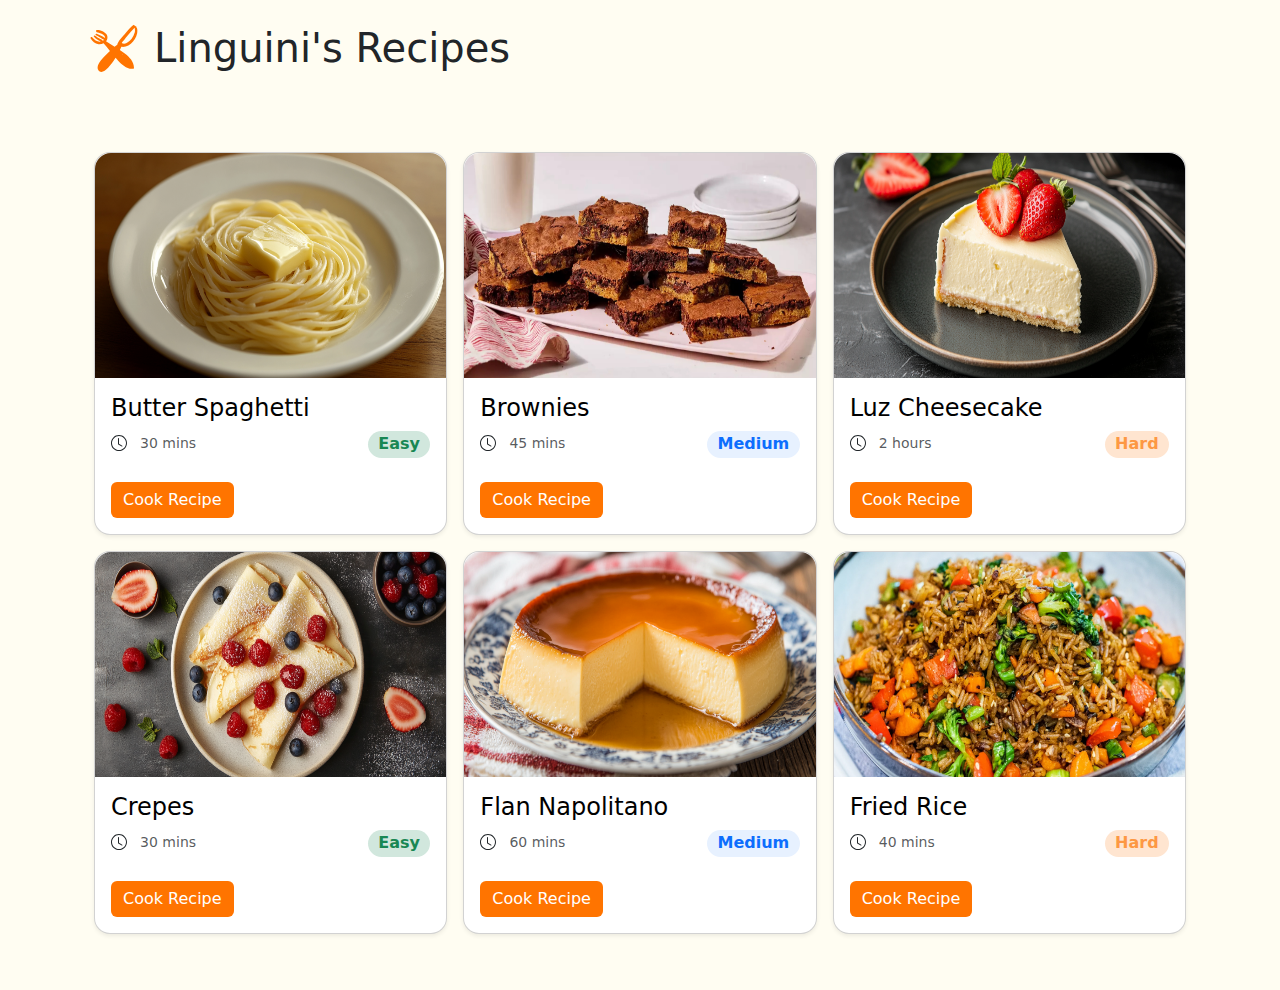
<file: index.html>
<!doctype html>
<html lang="en">
    <head>
        <meta charset="utf-8">
        <meta name="viewport" content="width=device-width, initial-scale=1">
        <title>Linguini's Recipes</title>
        <link rel="stylesheet" href="./assets/reset.css">
        <link rel="stylesheet" href="./assets/style.css">
        <link href="https://cdn.jsdelivr.net/npm/bootstrap@5.3.3/dist/css/bootstrap.min.css" rel="stylesheet" integrity="sha384-QWTKZyjpPEjISv5WaRU9OFeRpok6YctnYmDr5pNlyT2bRjXh0JMhjY6hW+ALEwIH" crossorigin="anonymous">
        <link rel="stylesheet" href="./assets/dashboard.css">
        <link rel="icon" type="image/x-icon" href="./assets/images/fork.svg">
    </head>

<body class="container pt-3">

    <div class="d-flex flex-row mb-3">
        <div class="p-2 "><img class="rounded-3" src="./assets/images/fork.svg" alt="Linguini´s Logo"></div>
        <div class="p-2"><h1>Linguini's Recipes</h1></div>
    </div>

    <div class="album py-5">
        <div class="container">
    
            <div class="row row-cols-1 row-cols-sm-2 row-cols-md-3 g-3">

                <div class="col">
                    <div class="card shadow-sm rounded-4"><a class="sindeco" href="recipes/mike.html">
                        <img class="rounded-top-4" width="100%" height="225" src="./assets/images/aliagamike_spaguetti_with_butter_on_a_plate_--ar_21_--v_6.1_ac082ebe-f39a-4e6f-b03f-c21da3209665_1.png" alt="">
                        <div class="card-body">
                            <h4>Butter Spaghetti</h4>
                                <div class="d-flex justify-content-between">
                                    <div >
                                        <img class="pe-2" src="./assets/images/clock.svg" alt="clock">
                                        <small class="text-body-secondary">30 mins</small>
                                    </div>
                                    <div class="badge rounded-pill easybadge">Easy</div>
                                </div>
                                <div class="mt-4">
                                    <button type="button" class="btn btn-success">Cook Recipe</button>
                                </div>
                        </div>
                    </a></div>
                </div>

                <div class="col">
                    <div class="card shadow-sm rounded-4"><a class="sindeco" href="recipes/gustavo.html">
                        <img class="rounded-top-4" width="100%" height="225" src="./assets/images/brownie.jpg" alt="">
                        <div class="card-body">
                            <h4>Brownies</h4>
                                <div class="d-flex justify-content-between">
                                    <div >
                                        <img class="pe-2" src="./assets/images/clock.svg" alt="clock">
                                        <small class="text-body-secondary">45 mins</small>
                                    </div>
                                    <div class="badge rounded-pill mediumbadge">Medium</div>
                                </div>
                                <div class="mt-4">
                                    <button type="button" class="btn btn-success">Cook Recipe</button>
                                </div>
                        </div>
                    </a></div>
                </div>

                <div class="col">
                    <div class="card shadow-sm rounded-4"><a class="sindeco" href="recipes/gerardo.html">
                        <img class="rounded-top-4" width="100%" height="225" src="./assets/images/a_slice_of_cheesecake.jpg" alt="Cheessecake">
                        <div class="card-body">
                            <h4>Luz Cheesecake</h4>
                                <div class="d-flex justify-content-between">
                                    <div >
                                        <img class="pe-2" src="./assets/images/clock.svg" alt="clock">
                                        <small class="text-body-secondary">2 hours</small>
                                    </div>
                                    <div class="badge rounded-pill hardbadge">Hard</div>
                                </div>
                                <div class="mt-4">
                                    <button type="button" class="btn btn-success">Cook Recipe</button>
                                </div>
                        </div>
                    </a></div>
                </div>

                <div class="col">
                    <div class="card shadow-sm rounded-4"><a class="sindeco" href="recipes/recipe1.html">
                        <img class="rounded-top-4" width="100%" height="225" src="./assets/images/crepe.png" alt="Rice">
                        <div class="card-body">
                            <h4>Crepes</h4>
                                <div class="d-flex justify-content-between">
                                    <div>
                                        <img class="pe-2" src="./assets/images/clock.svg" alt="clock">
                                        <small class="text-body-secondary">30 mins</small>
                                    </div>
                                    <div class="badge rounded-pill easybadge">Easy</div>
                                </div>
                                <div class="mt-4">
                                    <button type="button" class="btn btn-success">Cook Recipe</button>
                                </div>
                        </div>
                    </a></div>
                </div>

                <div class="col">
                    <div class="card shadow-sm rounded-4"><a class="sindeco" href="recipes/alberto.html">
                        <img class="rounded-top-4" width="100%" height="225" src="./assets/images/flan.jpeg" alt="Flan">
                        <div class="card-body">
                            <h4>Flan Napolitano</h4>
                                <div class="d-flex justify-content-between">
                                    <div >
                                        <img class="pe-2" src="./assets/images/clock.svg" alt="clock">
                                        <small class="text-body-secondary">60 mins</small>
                                    </div>
                                    <div class="badge rounded-pill mediumbadge">Medium</div>
                                </div>
                                <div class="mt-4">
                                    <button type="button" class="btn btn-success">Cook Recipe</button>
                                </div>
                        </div>
                    </a></div>
                </div>

    


                <div class="col">
                    <div class="card shadow-sm rounded-4"><a class="sindeco" href="recipes/fabian.html">
                        <img class="rounded-top-4" width="100%" height="225" src="./assets/images/rice.png" alt="Rice">
                        <div class="card-body">
                            <h4>Fried Rice</h4>
                                <div class="d-flex justify-content-between">
                                    <div >
                                        <img class="pe-2" src="./assets/images/clock.svg" alt="clock">
                                        <small class="text-body-secondary">40 mins</small>
                                    </div>
                                    <div class="badge rounded-pill hardbadge">Hard</div>
                                </div>
                                <div class="mt-4">
                                    <button type="button" class="btn btn-success">Cook Recipe</button>
                                </div>
                        </div>
                    </a></div>
                </div>

            </div>
        </div>

    <script src="https://cdn.jsdelivr.net/npm/bootstrap@5.3.3/dist/js/bootstrap.bundle.min.js" integrity="sha384-YvpcrYf0tY3lHB60NNkmXc5s9fDVZLESaAA55NDzOxhy9GkcIdslK1eN7N6jIeHz" crossorigin="anonymous"></script>
    <script src="https://cdn.jsdelivr.net/npm/@popperjs/core@2.11.8/dist/umd/popper.min.js" integrity="sha384-I7E8VVD/ismYTF4hNIPjVp/Zjvgyol6VFvRkX/vR+Vc4jQkC+hVqc2pM8ODewa9r" crossorigin="anonymous"></script>
    <script src="https://cdn.jsdelivr.net/npm/bootstrap@5.3.3/dist/js/bootstrap.min.js" integrity="sha384-0pUGZvbkm6XF6gxjEnlmuGrJXVbNuzT9qBBavbLwCsOGabYfZo0T0to5eqruptLy" crossorigin="anonymous"></script>
</body>

</html>
</file>
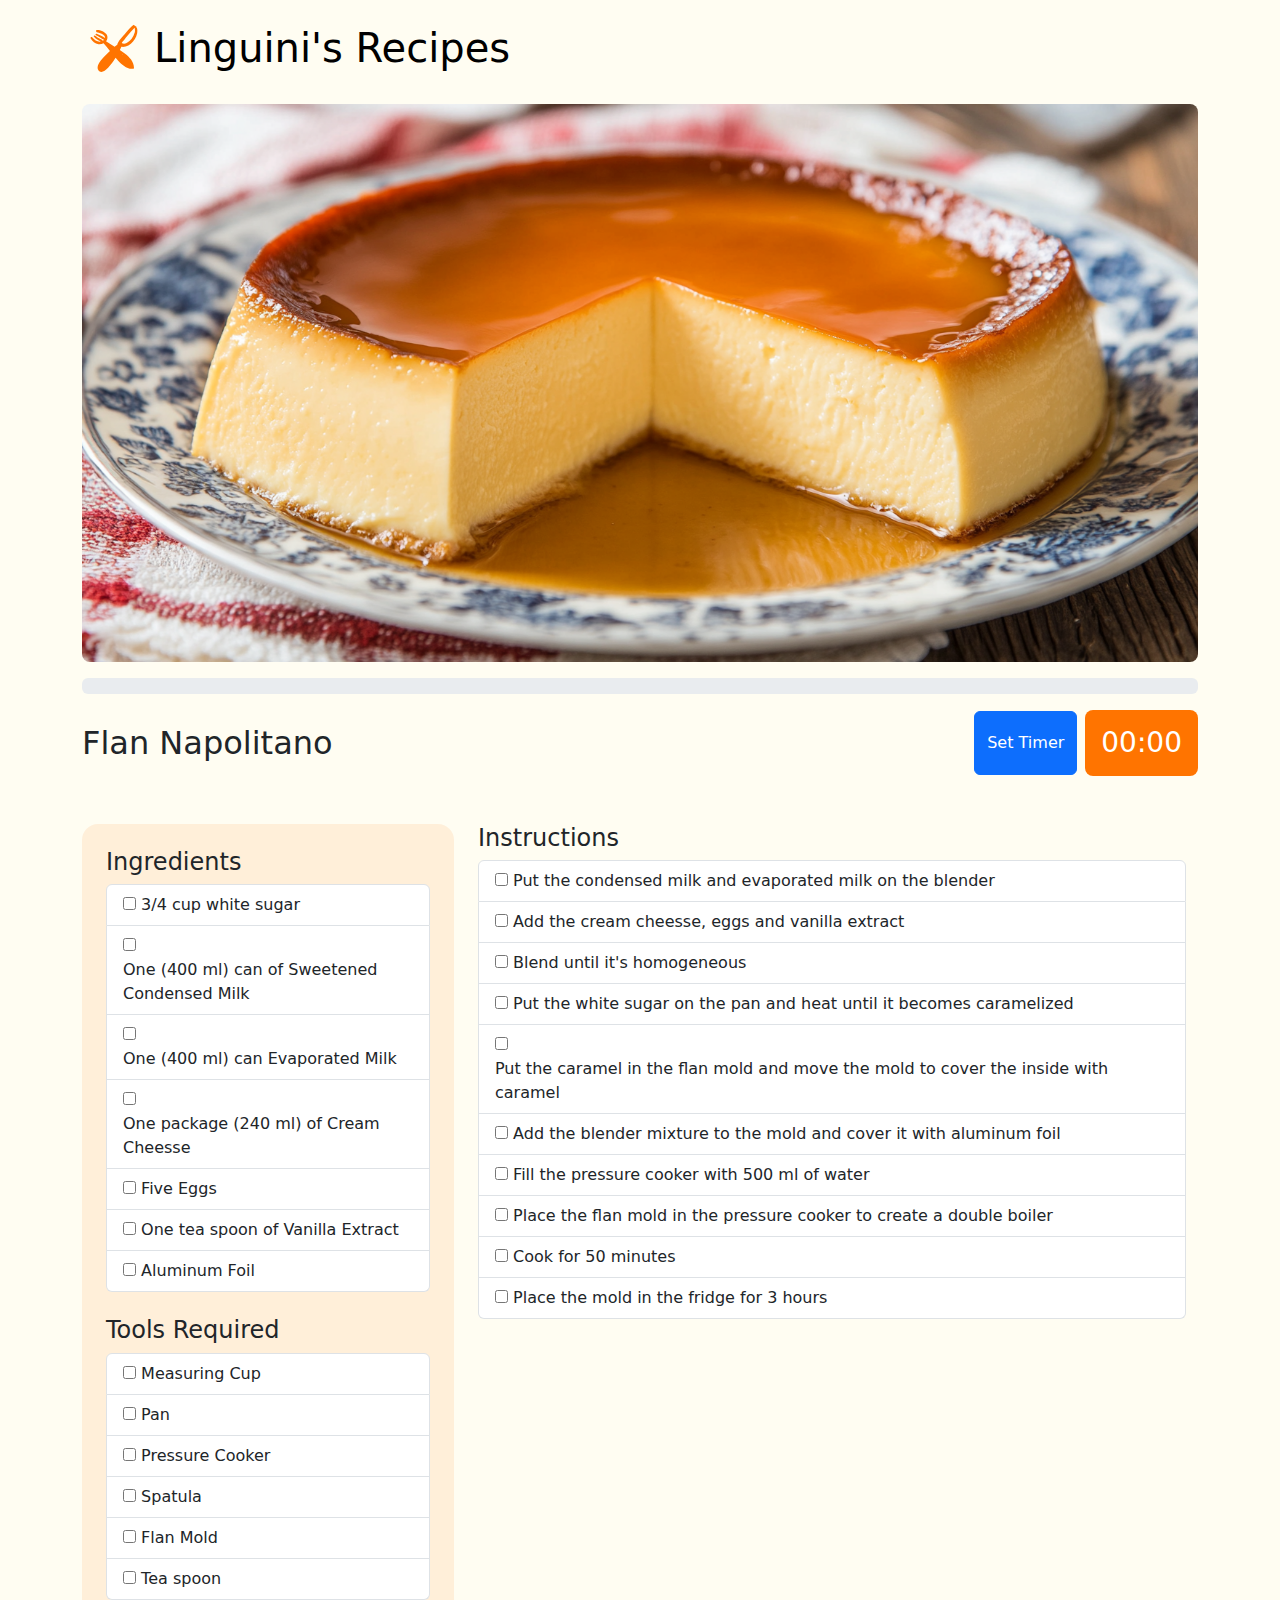
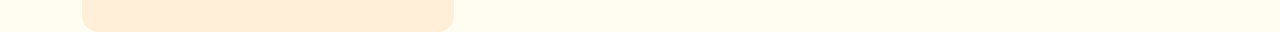
<file: recipes/alberto.html>
<!doctype html>
<html lang="en">
  <head>
    <meta charset="utf-8">
    <meta name="viewport" content="width=device-width, initial-scale=1">
    <title>Flan Napolitano</title>
    <link rel="stylesheet" href="../assets/reset.css">
    <link href="https://cdn.jsdelivr.net/npm/bootstrap@5.3.3/dist/css/bootstrap.min.css" rel="stylesheet" integrity="sha384-QWTKZyjpPEjISv5WaRU9OFeRpok6YctnYmDr5pNlyT2bRjXh0JMhjY6hW+ALEwIH" crossorigin="anonymous">
    <link rel="stylesheet" href="../assets/style.css">
    <link rel="icon" type="image/x-icon" href="../assets/images/fork.svg">
  </head>
  <body class="container pt-3">

    <div class="d-flex flex-row mb-3">
        <div class="p-2 "><a class="sindeco" href="../index.html"><img class="rounded-3" src="../assets/images/fork.svg" alt="Linguini's Logo"></a></div>
        <div class="p-2"><h1><a class="sindeco" href="../index.html">Linguini's Recipes</a></h1></div>
    </div>

    <div>
        <img class="img-fluid rounded-3" src="../assets/images/flan.jpeg" alt="Flan Napolitano Picture">
    </div>

    <div class="pt-3">
        <div class="progress" role="progressbar" aria-label="Basic example" aria-valuenow="25" aria-valuemin="0" aria-valuemax="100">
            <div class="progress-bar" style="width: 25%"></div>
          </div>
    </div>

    <div class="d-flex justify-content-between pt-3 mb-5 align-items-center">
        <div class="p-2-recipe-name"><h2>Flan Napolitano</h2></div>
        <div class="d-flex align-items-center">
          <div class="timer-controls">
            <button id="startButton" class="btn btn-primary">Set Timer </button>
          </div>
          <div class="ms-2 clock p-3 rounded-3">
              <h3>00:00</h3>
          </div>
        </div>
    </div>

    
    <div class="container text-left responsive">
      <div class="row">
        <div class="sidebar col-12 col-md-4 p-4 rounded-4">
          <h4>Ingredients</h4>
                  <ul class="list-group mb-1">
            <li class="list-group-item">
              <input class="form-check-input1" type="checkbox" name="listGroupRadio1" value="" id="firstRadio1">
              <label class="form-check-label" for="firstRadio1">3/4 cup white sugar</label>
            </li>
            <li class="list-group-item">
              <input class="form-check-input1" type="checkbox" name="listGroupRadio1" value="" id="secondRadio1">
              <label class="form-check-label" for="secondRadio1">One (400 ml) can of Sweetened Condensed Milk</label>
            </li>
            <li class="list-group-item">
              <input class="form-check-input1" type="checkbox" name="listGroupRadio1" value="" id="thirdRadio1">
              <label class="form-check-label" for="thirdRadio1">One (400 ml) can Evaporated Milk</label>
            </li>
            <li class="list-group-item">
              <input class="form-check-input1" type="checkbox" name="listGroupRadio1" value="" id="fourthRadio1">
              <label class="form-check-label" for="fourthRadio1">One package (240 ml) of Cream Cheesse</label>
            </li>
            <li class="list-group-item">
              <input class="form-check-input1" type="checkbox" name="listGroupRadio1" value="" id="fifthRadio1">
              <label class="form-check-label" for="fifthRadio1">Five Eggs</label>
            </li>
            <li class="list-group-item">
              <input class="form-check-input1" type="checkbox" name="listGroupRadio1" value="" id="sixthRadio1">
              <label class="form-check-label" for="sixthRadio1">One tea spoon of Vanilla Extract</label>
            </li>
            <li class="list-group-item">
              <input class="form-check-input1" type="checkbox" name="listGroupRadio1" value="" id="seventhRadio1">
              <label class="form-check-label" for="seventhRadio1">Aluminum Foil</label>
            </li>
          </ul>

          <h4 class="mt-4">Tools Required</h4>
                  <ul class="list-group mb-2">
            <li class="list-group-item">
              <input class="form-check-input2" type="checkbox" name="listGroupRadio2" value="" id="firstRadio2">
              <label class="form-check-label" for="firstRadio2">Measuring Cup</label>
            </li>
            <li class="list-group-item">
              <input class="form-check-input2" type="checkbox" name="listGroupRadio2" value="" id="secondRadio2">
              <label class="form-check-label" for="secondRadio2">Pan</label>
            </li>
            <li class="list-group-item">
              <input class="form-check-input2" type="checkbox" name="listGroupRadio2" value="" id="thirdRadio2">
              <label class="form-check-label" for="thirdRadio2">Pressure Cooker</label>
            </li>
            <li class="list-group-item">
              <input class="form-check-input2" type="checkbox" name="listGroupRadio2" value="" id="fourthRadio2">
              <label class="form-check-label" for="fourthRadio2">Spatula</label>
            </li>
            <li class="list-group-item">
              <input class="form-check-input2" type="checkbox" name="listGroupRadio2" value="" id="fifthRadio2">
              <label class="form-check-label" for="fifthRadio2">Flan Mold</label>
            </li>
            <li class="list-group-item">
              <input class="form-check-input2" type="checkbox" name="listGroupRadio2" value="" id="sixthRadio2">
              <label class="form-check-label" for="sixthRadio2">Tea spoon</label>
            </li>
          </ul>
        </div>

        <div class="col-12 col-md-8 ps-4 responsivo">
          <h4>Instructions</h4>
          <ul class="list-group instrucciones">
            <li class="list-group-item">
              <input class="form-check-input3" type="checkbox" name="listGroupRadio3" value="" id="firstRadio3">
              <label class="form-check-label" for="firstRadio3">Put the condensed milk and evaporated milk on the blender</label>
            </li>
            <li class="list-group-item">
              <input class="form-check-input3" type="checkbox" name="listGroupRadio3" value="" id="secondRadio3">
              <label class="form-check-label" for="secondRadio3">Add the cream cheesse, eggs and vanilla extract</label>
            </li>
            <li class="list-group-item">
              <input class="form-check-input3" type="checkbox" name="listGroupRadio4" value="" id="thirdRadio3">
              <label class="form-check-label" for="thirdRadio3">Blend until it's homogeneous</label>
            </li>
            <li class="list-group-item">
              <input class="form-check-input3" type="checkbox" name="listGroupRadio4" value="" id="fourthRadio3">
              <label class="form-check-label" for="fourthRadio3">Put the white sugar on the pan and heat until it becomes caramelized</label>
            </li>
            <li class="list-group-item">
              <input class="form-check-input3" type="checkbox" name="listGroupRadio4" value="" id="fifthRadio3">
              <label class="form-check-label" for="fifthRadio3">Put the caramel in the flan mold and move the mold to cover the inside with caramel</label>
            </li>
            <li class="list-group-item">
              <input class="form-check-input3" type="checkbox" name="listGroupRadio4" value="" id="sixthRadio3">
              <label class="form-check-label" for="sixthRadio3">Add the blender mixture to the mold and cover it with aluminum foil</label>
            </li>
            <li class="list-group-item">
              <input class="form-check-input3" type="checkbox" name="listGroupRadio4" value="" id="seventhRadio3">
              <label class="form-check-label" for="seventhRadio3">Fill the pressure cooker with 500 ml of water</label>
            </li>
            <li class="list-group-item">
              <input class="form-check-input3" type="checkbox" name="listGroupRadio4" value="" id="eigthRadio3">
              <label class="form-check-label" for="eigthRadio3">Place the flan mold in the pressure cooker to create a double boiler</label>
            </li>
            <li class="list-group-item">
              <input class="form-check-input3" type="checkbox" name="listGroupRadio4" value="" id="ninethRadio3">
              <label class="form-check-label" for="ninethRadio3">Cook for 50 minutes</label>
            </li>
            <li class="list-group-item">
              <input class="form-check-input3" type="checkbox" name="listGroupRadio4" value="" id="tenthRadio3" data-bs-toggle="modal" data-bs-target="#reg-modal">
              <label class="form-check-label" for="tenthRadio3">Place the mold in the fridge for 3 hours</label>
            </li>
          </ul>
        </div>
      </div>
    </div>

    <div class="modal" tabindex="-1" id="reg-modal">
      <div class="modal-dialog modal-dialog-centered">
        <div class="modal-content">
          <div class="modal-header">
            <h5 class="modal-title">Enjoy your meal!</h5>
            <button type="button" class="btn-close" data-bs-dismiss="modal" aria-label="Close"></button>
          </div>
          <div class="modal-body text-center">
            <img src="../assets/images/Chef.png" alt="Chef image" class="img-fluid mb-3" max-height>
            <p class="justify-content-center">Bon appetit!</p>
          </div>
        </div>
      </div>
    </div>

    <script src="../js/clock.js"></script>
    <script src="../js/script.js"></script>
    <script src="../js/memoria.js"></script>
    <script src="https://cdn.jsdelivr.net/npm/bootstrap@5.3.3/dist/js/bootstrap.bundle.min.js" integrity="sha384-YvpcrYf0tY3lHB60NNkmXc5s9fDVZLESaAA55NDzOxhy9GkcIdslK1eN7N6jIeHz" crossorigin="anonymous"></script>
    <script src="https://cdn.jsdelivr.net/npm/@popperjs/core@2.11.8/dist/umd/popper.min.js" integrity="sha384-I7E8VVD/ismYTF4hNIPjVp/Zjvgyol6VFvRkX/vR+Vc4jQkC+hVqc2pM8ODewa9r" crossorigin="anonymous"></script>
    <script src="https://cdn.jsdelivr.net/npm/bootstrap@5.3.3/dist/js/bootstrap.min.js" integrity="sha384-0pUGZvbkm6XF6gxjEnlmuGrJXVbNuzT9qBBavbLwCsOGabYfZo0T0to5eqruptLy" crossorigin="anonymous"></script>
  </body>
</html>
</file>
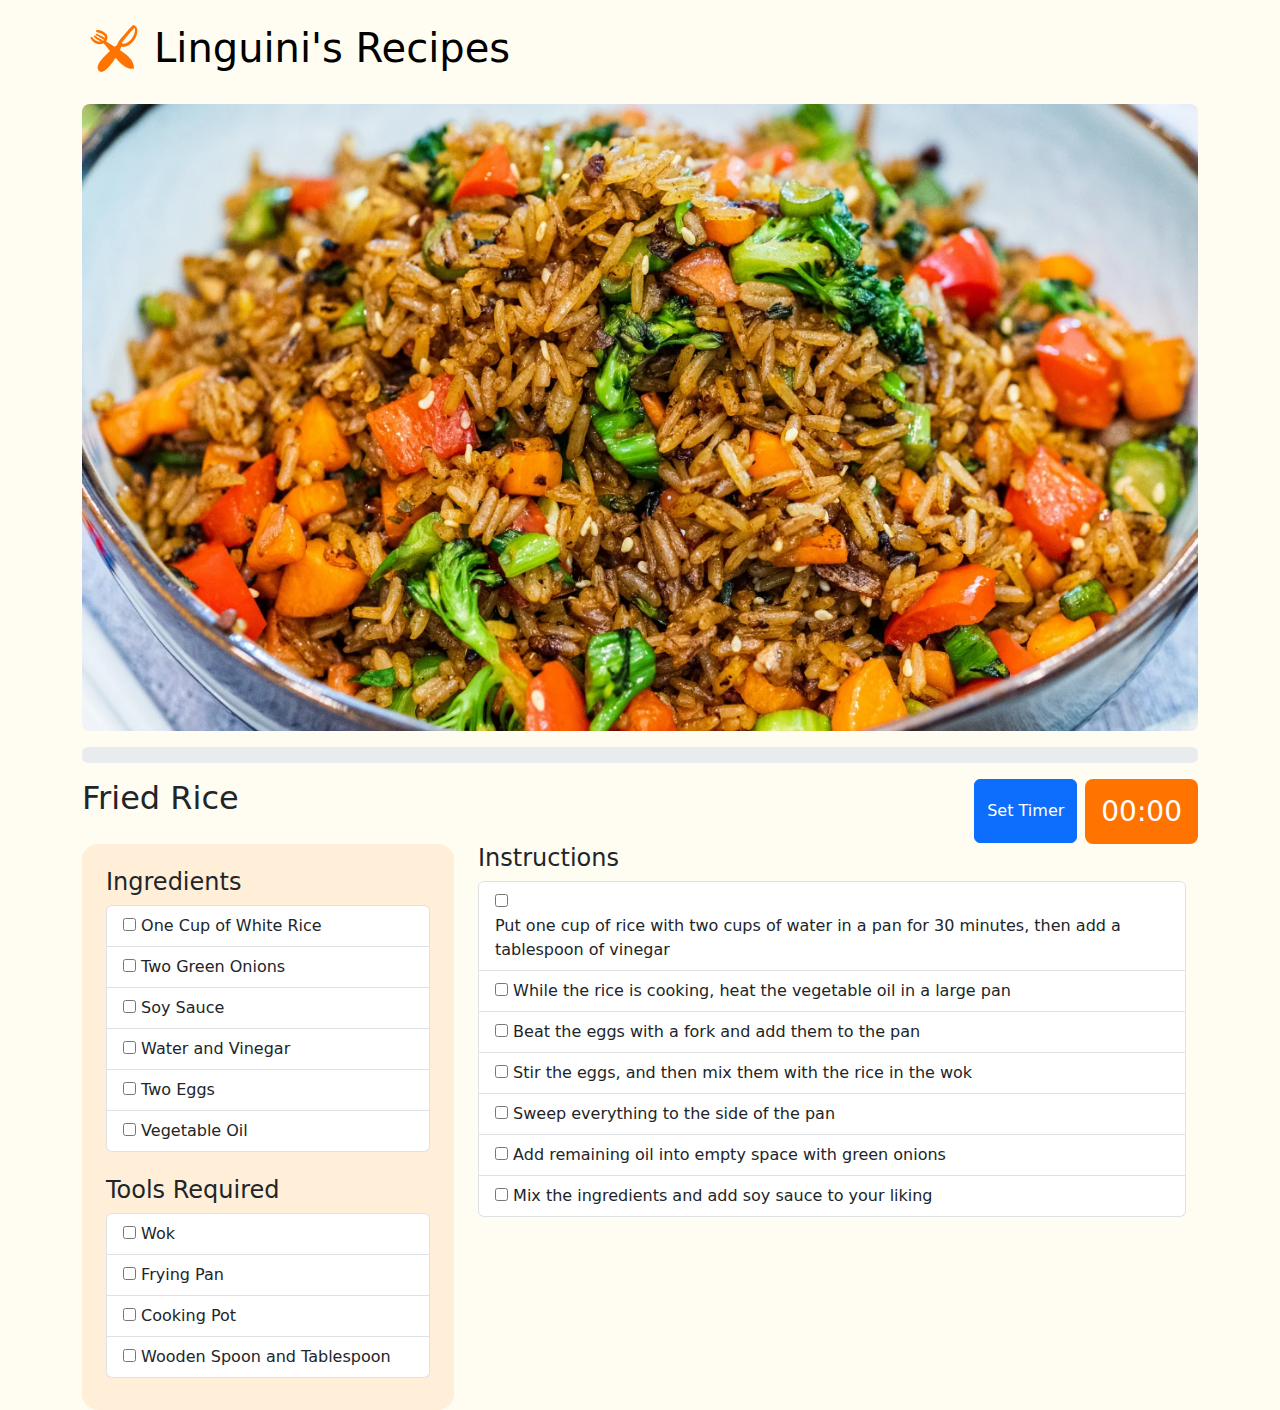
<file: recipes/fabian.html>
<!doctype html>
<html lang="en">
  <head>
    <meta charset="utf-8">
    <meta name="viewport" content="width=device-width, initial-scale=1">
    <title>Fried Rice</title>
    <link rel="stylesheet" href="../assets/reset.css">
    <link href="https://cdn.jsdelivr.net/npm/bootstrap@5.3.3/dist/css/bootstrap.min.css" rel="stylesheet" integrity="sha384-QWTKZyjpPEjISv5WaRU9OFeRpok6YctnYmDr5pNlyT2bRjXh0JMhjY6hW+ALEwIH" crossorigin="anonymous">
    <link rel="stylesheet" href="../assets/style.css">
    <link rel="icon" type="image/x-icon" href="../assets/images/fork.svg">
  </head>
  <body class="container pt-3">

    <div class="d-flex flex-row mb-3">
        <div class="p-2 "><a class="sindeco" href="../index.html"><img class="rounded-3" src="../assets/images/fork.svg" alt="Linguini's Logo"></a></div>
        <div class="p-2"><a class="sindeco" href="../index.html"><h1>Linguini's Recipes</a></h1></div>
    </div>

    <div>
        <img class="img-fluid rounded-3" src="../assets/images/rice.png" alt="foto_arroz_frito">
    </div>

    <div class="pt-3">
        <div class="progress" role="progressbar" aria-label="Basic example" aria-valuenow="25" aria-valuemin="0" aria-valuemax="100">
            <div class="progress-bar" style="width: 25%"></div>
          </div>
    </div>

    <div class="d-flex justify-content-between pt-3">
        <div class="p-2-recipe-name"><h2>Fried Rice</h2></div>
        <div class="d-flex align-items-center">
          <div class="timer-controls">
            <button id="startButton" class="btn btn-primary">Set Timer </button>
          </div>
          <div class="ms-2 clock p-3 rounded-3">
              <h3>00:00</h3>
          </div>
        </div>
    </div>

    
    <div class="container text-left responsive">
      <div class="row">
        <div class="sidebar col-12 col-md-4 p-4 rounded-4">
          <h4>Ingredients</h4>
                  <ul class="list-group mb-3">
            <li class="list-group-item">
              <input class="form-check-input1" type="checkbox" name="listGroupRadio1" value="" id="firstRadio1">
              <label class="form-check-label" for="firstRadio1">One Cup of White Rice</label>
            </li>
            <li class="list-group-item">
              <input class="form-check-input1" type="checkbox" name="listGroupRadio1" value="" id="secondRadio1">
              <label class="form-check-label" for="secondRadio1">Two Green Onions</label>
            </li>
            <li class="list-group-item">
              <input class="form-check-input1" type="checkbox" name="listGroupRadio1" value="" id="thirdRadio1">
              <label class="form-check-label" for="thirdRadio1">Soy Sauce</label>
            </li>
            <li class="list-group-item">
              <input class="form-check-input1" type="checkbox" name="listGroupRadio1" value="" id="fourthRadio1">
              <label class="form-check-label" for="fourthRadio1">Water and Vinegar</label>
            </li>
            <li class="list-group-item">
              <input class="form-check-input1" type="checkbox" name="listGroupRadio1" value="" id="fifthRadio1">
              <label class="form-check-label" for="fifthRadio1">Two Eggs</label>
            </li>
            <li class="list-group-item">
              <input class="form-check-input1" type="checkbox" name="listGroupRadio1" value="" id="sixthRadio1">
              <label class="form-check-label" for="sixthRadio1">Vegetable Oil</label>
            </li>
          </ul>


          <h4 class="mt-4">Tools Required</h4>
                  <ul class="list-group mb-2">
            <li class="list-group-item">
              <input class="form-check-input2" type="checkbox" name="listGroupRadio2" value="" id="firstRadio2">
              <label class="form-check-label" for="firstRadio2">Wok</label>
            </li>
            <li class="list-group-item">
              <input class="form-check-input2" type="checkbox" name="listGroupRadio2" value="" id="secondRadio2">
              <label class="form-check-label" for="secondRadio2">Frying Pan</label>
            </li>
            <li class="list-group-item">
              <input class="form-check-input2" type="checkbox" name="listGroupRadio2" value="" id="secondRadio2">
              <label class="form-check-label" for="secondRadio2">Cooking Pot</label>
            </li>
            <li class="list-group-item">
              <input class="form-check-input2" type="checkbox" name="listGroupRadio2" value="" id="thirdRadio2">
              <label class="form-check-label" for="thirdRadio2">Wooden Spoon and Tablespoon</label>
            </li>
          </ul>
        </div>

        <div class="col-12 col-md-8 ps-4 responsivo">
          <h4>Instructions</h4>
          <ul class="list-group instrucciones">
            <li class="list-group-item">
              <input class="form-check-input3" type="checkbox" name="listGroupRadio3" value="" id="firstRadio3">
              <label class="form-check-label" for="firstRadio3">Put one cup of rice with two cups of water in a pan for 30 minutes, then add a tablespoon of vinegar</label>
            </li>
            <li class="list-group-item">
              <input class="form-check-input3" type="checkbox" name="listGroupRadio3" value="" id="secondRadio3">
              <label class="form-check-label" for="secondRadio3">While the rice is cooking, heat the vegetable oil in a large pan</label>
            </li>
            <li class="list-group-item">
              <input class="form-check-input3" type="checkbox" name="listGroupRadio4" value="" id="thirdRadio3">
              <label class="form-check-label" for="thirdRadio3">Beat the eggs with a fork and add them to the pan</label>
            </li>
            <li class="list-group-item">
              <input class="form-check-input3" type="checkbox" name="listGroupRadio4" value="" id="fourthRadio3">
              <label class="form-check-label" for="fourthRadio3">Stir the eggs, and then mix them with the rice in the wok</label>
            </li>
            <li class="list-group-item">
              <input class="form-check-input3" type="checkbox" name="listGroupRadio4" value="" id="fifthRadio3">
              <label class="form-check-label" for="fifthRadio3">Sweep everything to the side of the pan</label>
            </li>
            <li class="list-group-item">
              <input class="form-check-input3" type="checkbox" name="listGroupRadio4" value="" id="sixthRadio3">
              <label class="form-check-label" for="sixthRadio3">Add remaining oil into empty space with green onions</label>
            </li>
            <li class="list-group-item">
              <input class="form-check-input3" type="checkbox" name="listGroupRadio4" value="" id="seventhRadio3" data-bs-toggle="modal" data-bs-target="#reg-modal">
              <label class="form-check-label" for="seventhRadio3">Mix the ingredients and add soy sauce to your liking</label>
            </li>
          </ul>
        </div>
      </div>
    </div>

    <div class="modal" tabindex="-1" id="reg-modal">
      <div class="modal-dialog modal-dialog-centered">
        <div class="modal-content">
          <div class="modal-header">
            <h5 class="modal-title">Enjoy your meal!</h5>
            <button type="button" class="btn-close" data-bs-dismiss="modal" aria-label="Close"></button>
          </div>
          <div class="modal-body text-center">
            <img src="../assets/images/Chef.png" alt="Chef image" class="img-fluid mb-3" max-height>
            <p class="justify-content-center">Bon appetit!</p>
          </div>
        </div>
      </div>
    </div>

    <script src="../js/clock.js"></script>
    <script src="../js/script.js"></script>
    <script src="../js/memoria.js"></script>
    <script src="https://cdn.jsdelivr.net/npm/bootstrap@5.3.3/dist/js/bootstrap.bundle.min.js" integrity="sha384-YvpcrYf0tY3lHB60NNkmXc5s9fDVZLESaAA55NDzOxhy9GkcIdslK1eN7N6jIeHz" crossorigin="anonymous"></script>
    <script src="https://cdn.jsdelivr.net/npm/@popperjs/core@2.11.8/dist/umd/popper.min.js" integrity="sha384-I7E8VVD/ismYTF4hNIPjVp/Zjvgyol6VFvRkX/vR+Vc4jQkC+hVqc2pM8ODewa9r" crossorigin="anonymous"></script>
    <script src="https://cdn.jsdelivr.net/npm/bootstrap@5.3.3/dist/js/bootstrap.min.js" integrity="sha384-0pUGZvbkm6XF6gxjEnlmuGrJXVbNuzT9qBBavbLwCsOGabYfZo0T0to5eqruptLy" crossorigin="anonymous"></script>
  </body>
</html>
</file>
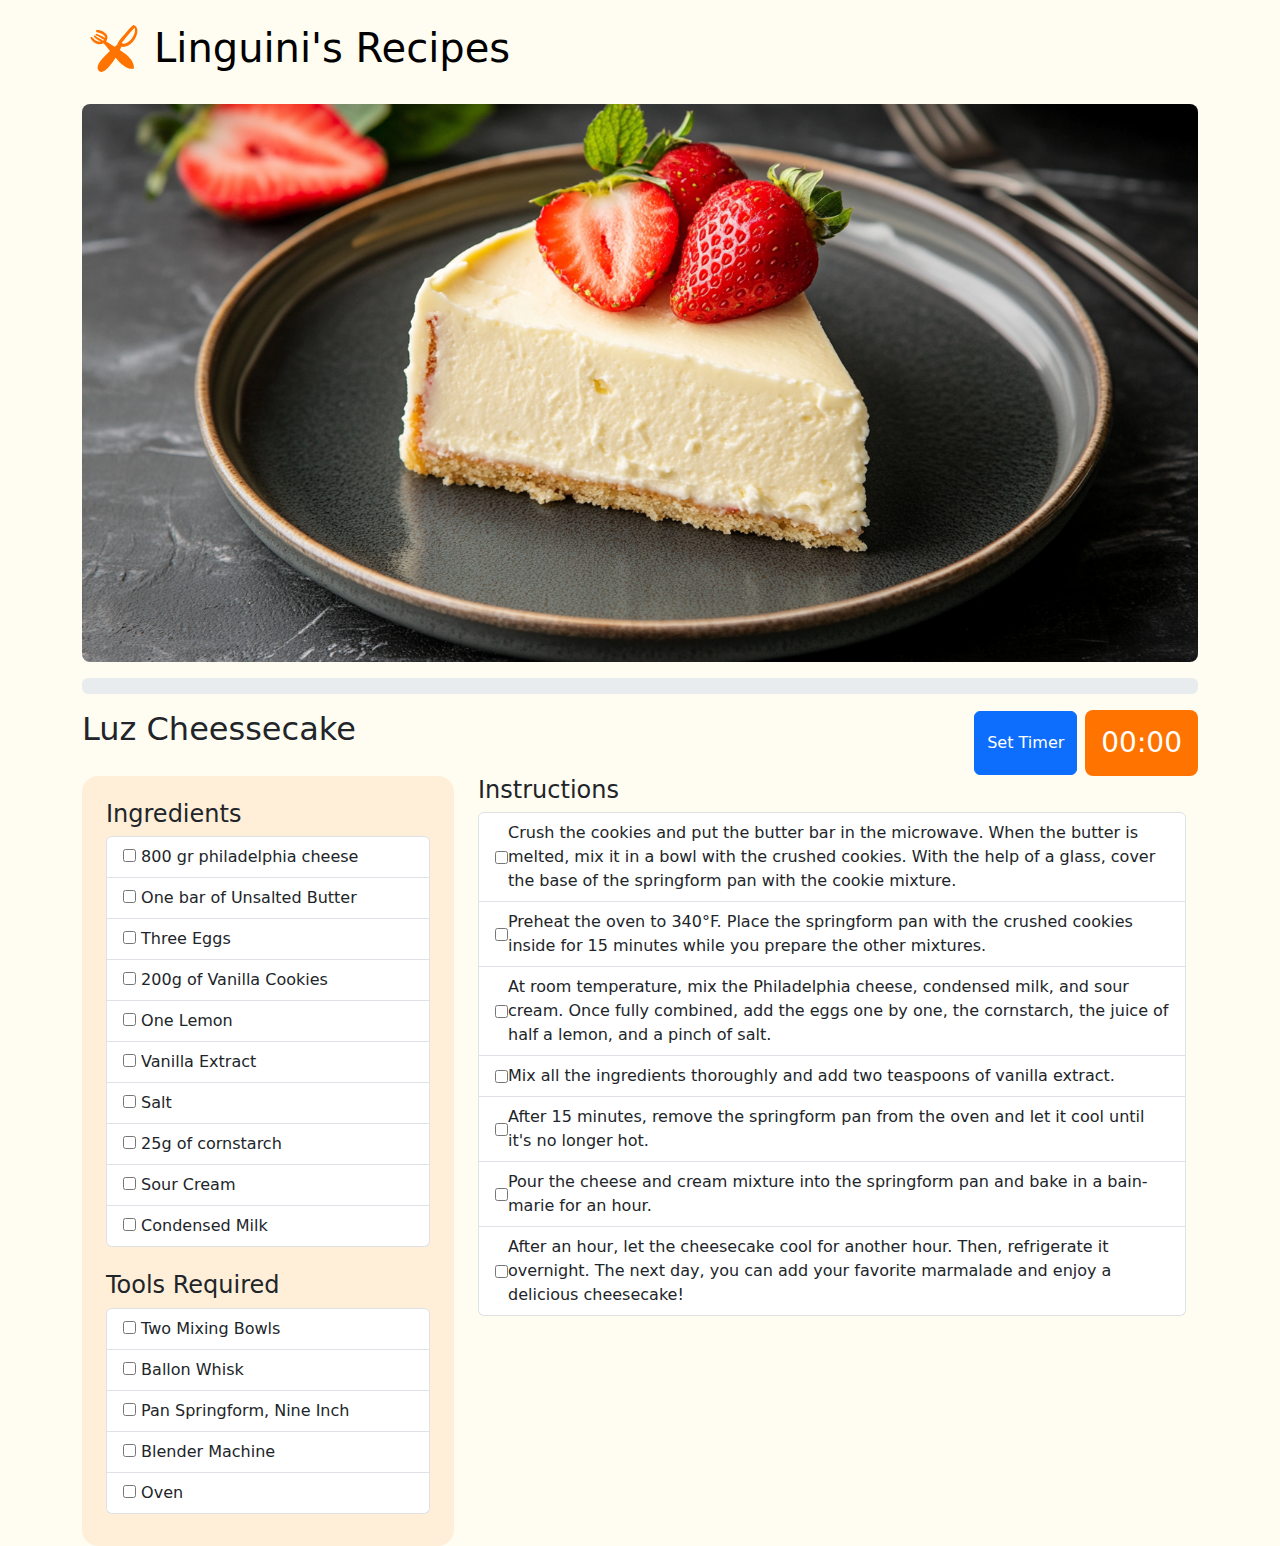
<file: recipes/gerardo.html>
<!doctype html>
<html lang="en">

<head>
  <meta charset="utf-8">
  <meta name="viewport" content="width=device-width, initial-scale=1">
  <title>Luz Cheessecake</title>
  <link rel="stylesheet" href="../assets/reset.css">
  <link href="https://cdn.jsdelivr.net/npm/bootstrap@5.3.3/dist/css/bootstrap.min.css" rel="stylesheet"
    integrity="sha384-QWTKZyjpPEjISv5WaRU9OFeRpok6YctnYmDr5pNlyT2bRjXh0JMhjY6hW+ALEwIH" crossorigin="anonymous">
  <link rel="stylesheet" href="../assets/style.css">
  <link rel="icon" type="image/x-icon" href="../assets/images/fork.svg">
</head>

<body class="container pt-3">

  <div class="d-flex flex-row mb-3">
    <div class="p-2 "><a class="sindeco" href="../index.html"><img class="rounded-3"
        src="../assets/images/fork.svg"
        alt="Linguini's Logo"></a></div>
    <div class="p-2">
      <h1><a class="sindeco" href="../index.html">Linguini's Recipes</a></h1>
    </div>
  </div>

  <div>
    <img class="img-fluid rounded-3" src="..\assets\images\a_slice_of_cheesecake.jpg" alt="Comida jugosa">
  </div>

  <div class="pt-3">
    <div class="progress" role="progressbar" aria-label="Basic example" aria-valuenow="25" aria-valuemin="0"
      aria-valuemax="100">
      <div class="progress-bar" style="width: 25%"></div>
    </div>
  </div>

  <div class="d-flex justify-content-between pt-3">
    <div class="p-2-recipe-name"><h2>Luz Cheessecake</h2></div>
    <div class="d-flex align-items-center">
      <div class="timer-controls">
        <button id="startButton" class="btn btn-primary">Set Timer </button>
      </div>
      <div class="ms-2 clock p-3 rounded-3">
          <h3>00:00</h3>
      </div>
    </div>
</div>


  <div class="container text-left responsive">
    <div class="row">
      <div class="sidebar col-12 col-md-4 p-4 rounded-4">
        <h4>Ingredients</h4>
        <ul class="list-group mb-1">
          <li class="list-group-item">
            <input class="form-check-input1" type="checkbox" name="listGroupRadio1" value="" id="firstRadio1">
            <label class="form-check-label" for="firstRadio1"></label>800 gr philadelphia cheese</label>
          </li>
          <li class="list-group-item">
            <input class="form-check-input1" type="checkbox" name="listGroupRadio1" value="" id="secondRadio1">
            <label class="form-check-label" for="secondRadio1">One bar of Unsalted Butter</label>
          </li>
          <li class="list-group-item">
            <input class="form-check-input1" type="checkbox" name="listGroupRadio1" value="" id="thirdRadio1">
            <label class="form-check-label" for="thirdRadio1">Three Eggs</label>
          </li>
          <li class="list-group-item">
            <input class="form-check-input1" type="checkbox" name="listGroupRadio1" value="" id="fourRadio1">
            <label class="form-check-label" for="fourRadio1">200g of Vanilla Cookies</label>
          </li>
          <li class="list-group-item">
            <input class="form-check-input1" type="checkbox" name="listGroupRadio1" value="" id="fifthRadio1">
            <label class="form-check-label" for="fifhtRadio1">One Lemon</label>
          </li>
          <li class="list-group-item">
            <input class="form-check-input1" type="checkbox" name="listGroupRadio1" value="" id="sixRadio1">
            <label class="form-check-label" for="sixRadio1">Vanilla Extract</label>
          </li>
          <li class="list-group-item">
            <input class="form-check-input1" type="checkbox" name="listGroupRadio1" value="" id="sevenRadio1">
            <label class="form-check-label" for="sevenRadio1">Salt</label>
          </li>
          <li class="list-group-item">
            <input class="form-check-input1" type="checkbox" name="listGroupRadio1" value="" id="eightRadio1">
            <label class="form-check-label" for="eightRadio1">25g of cornstarch</label>
          </li>
          <li class="list-group-item">
            <input class="form-check-input1" type="checkbox" name="listGroupRadio1" value="" id="nineRadio1">
            <label class="form-check-label" for="nineRadio1">Sour Cream</label>
          </li>
          <li class="list-group-item">
            <input class="form-check-input1" type="checkbox" name="listGroupRadio1" value="" id="tenRadio1">
            <label class="form-check-label" for="tenRadio1">Condensed Milk</label>
          </li>
        </ul>

        <h4 class="mt-4">Tools Required</h4>
        <ul class="list-group mb-2">
          <li class="list-group-item">
            <input class="form-check-input2" type="checkbox" name="listGroupRadio2" value="" id="firstRadio2">
            <label class="form-check-label" for="firstRadio2">Two Mixing Bowls</label>
          </li>
          <li class="list-group-item">
            <input class="form-check-input2" type="checkbox" name="listGroupRadio2" value="" id="secondRadio2">
            <label class="form-check-label" for="secondRadio2">Ballon Whisk</label>
          </li>
          <li class="list-group-item">
            <input class="form-check-input2" type="checkbox" name="listGroupRadio2" value="" id="thirdRadio2">
            <label class="form-check-label" for="thirdRadio2">Pan Springform, Nine Inch</label>
          </li>
          <li class="list-group-item">
            <input class="form-check-input2" type="checkbox" name="listGroupRadio2" value="" id="fourRadio2">
            <label class="form-check-label" for="fourRadio2">Blender Machine</label>
          </li>
          <li class="list-group-item">
            <input class="form-check-input2" type="checkbox" name="listGroupRadio2" value="" id="fivedRadio2">
            <label class="form-check-label" for="fiveRadio2">Oven</label>
          </li>
        </ul>
      </div>

      <div class="col-12 col-md-8 ps-4 responsivo">
        <h4>Instructions</h4>
        <ul class="list-group instrucciones">
          <li class="list-group-item d-flex align-items-center">
            <input class="form-check-input3" type="checkbox" name="listGroupRadio3" value="" id="firstRadio3">
            <label class="form-check-label mb-0" for="firstRadio3">Crush the cookies and put the butter bar in the
              microwave. When the butter is melted, mix it in a bowl with the crushed cookies. With the help of a glass,
              cover the base of the springform pan with the cookie mixture.</label>
          </li>
          <li class="list-group-item d-flex align-items-center">
            <input class="form-check-input3" type="checkbox" name="listGroupRadio3" value="" id="secondRadio3">
            <label class="form-check-label mb-0" for="secondRadio3">Preheat the oven to 340°F. Place the springform pan
              with the crushed cookies inside for 15 minutes while you prepare the other mixtures.</label>
          </li>
          <li class="list-group-item d-flex align-items-center">
            <input class="form-check-input3" type="checkbox" name="listGroupRadio3" value="" id="thirdRadio3">
            <label class="form-check-label mb-0" for="thirdRadio3">At room temperature, mix the Philadelphia cheese,
              condensed milk, and sour cream. Once fully combined, add the eggs one by one, the cornstarch, the juice of
              half a lemon, and a pinch of salt.</label>
          </li>
          <li class="list-group-item d-flex align-items-center">
            <input class="form-check-input3" type="checkbox" name="listGroupRadio4" value="" id="fourRadio3">
            <label class="form-check-label mb-0" for="fourRadio3">Mix all the ingredients thoroughly and add two
              teaspoons of vanilla extract.</label>
          </li>
          <li class="list-group-item d-flex align-items-center">
            <input class="form-check-input3" type="checkbox" name="listGroupRadio4" value="" id="fiveRadio3">
            <label class="form-check-label mb-0" for="fiveRadio3">After 15 minutes, remove the springform pan from the
              oven and let it cool until it's no longer hot.</label>
          </li>
          <li class="list-group-item d-flex align-items-center">
            <input class="form-check-input3" type="checkbox" name="listGroupRadio4" value="" id="sixRadio3">
            <label class="form-check-label mb-0" for="sixRadio3">Pour the cheese and cream mixture into the springform
              pan and bake in a bain-marie for an hour.</label>
          </li>
          <li class="list-group-item d-flex align-items-center">
            <input class="form-check-input3" type="checkbox" name="listGroupRadio4" value="" id="sevenRadio3" data-bs-toggle="modal" data-bs-target="#reg-modal">
            <label class="form-check-label mb-0" for="sevenRadio3">After an hour, let the cheesecake cool for another
              hour. Then, refrigerate it overnight. The next day, you can add your favorite marmalade and enjoy a
              delicious cheesecake!</label>
          </li>
        </ul>
      </div>

      <div class="modal" tabindex="-1" id="reg-modal">
        <div class="modal-dialog modal-dialog-centered">
          <div class="modal-content">
            <div class="modal-header">
              <h5 class="modal-title">Enjoy your meal!</h5>
              <button type="button" class="btn-close" data-bs-dismiss="modal" aria-label="Close"></button>
            </div>
            <div class="modal-body text-center">
              <img src="../assets/images/Chef.png" alt="Chef image" class="img-fluid mb-3" max-height>
              <p class="justify-content-center">Bon appetit!</p>
            </div>
          </div>
        </div>
      </div>

      <script src="../js/clock.js"></script>
      <script src="../js/script.js"></script>
      <script src="../js/memoria.js"></script>
      <script src="https://cdn.jsdelivr.net/npm/bootstrap@5.3.3/dist/js/bootstrap.bundle.min.js"
        integrity="sha384-YvpcrYf0tY3lHB60NNkmXc5s9fDVZLESaAA55NDzOxhy9GkcIdslK1eN7N6jIeHz"
        crossorigin="anonymous"></script>
      <script src="https://cdn.jsdelivr.net/npm/@popperjs/core@2.11.8/dist/umd/popper.min.js"
        integrity="sha384-I7E8VVD/ismYTF4hNIPjVp/Zjvgyol6VFvRkX/vR+Vc4jQkC+hVqc2pM8ODewa9r"
        crossorigin="anonymous"></script>
      <script src="https://cdn.jsdelivr.net/npm/bootstrap@5.3.3/dist/js/bootstrap.min.js"
        integrity="sha384-0pUGZvbkm6XF6gxjEnlmuGrJXVbNuzT9qBBavbLwCsOGabYfZo0T0to5eqruptLy"
        crossorigin="anonymous"></script>
</body>

</html>
</file>
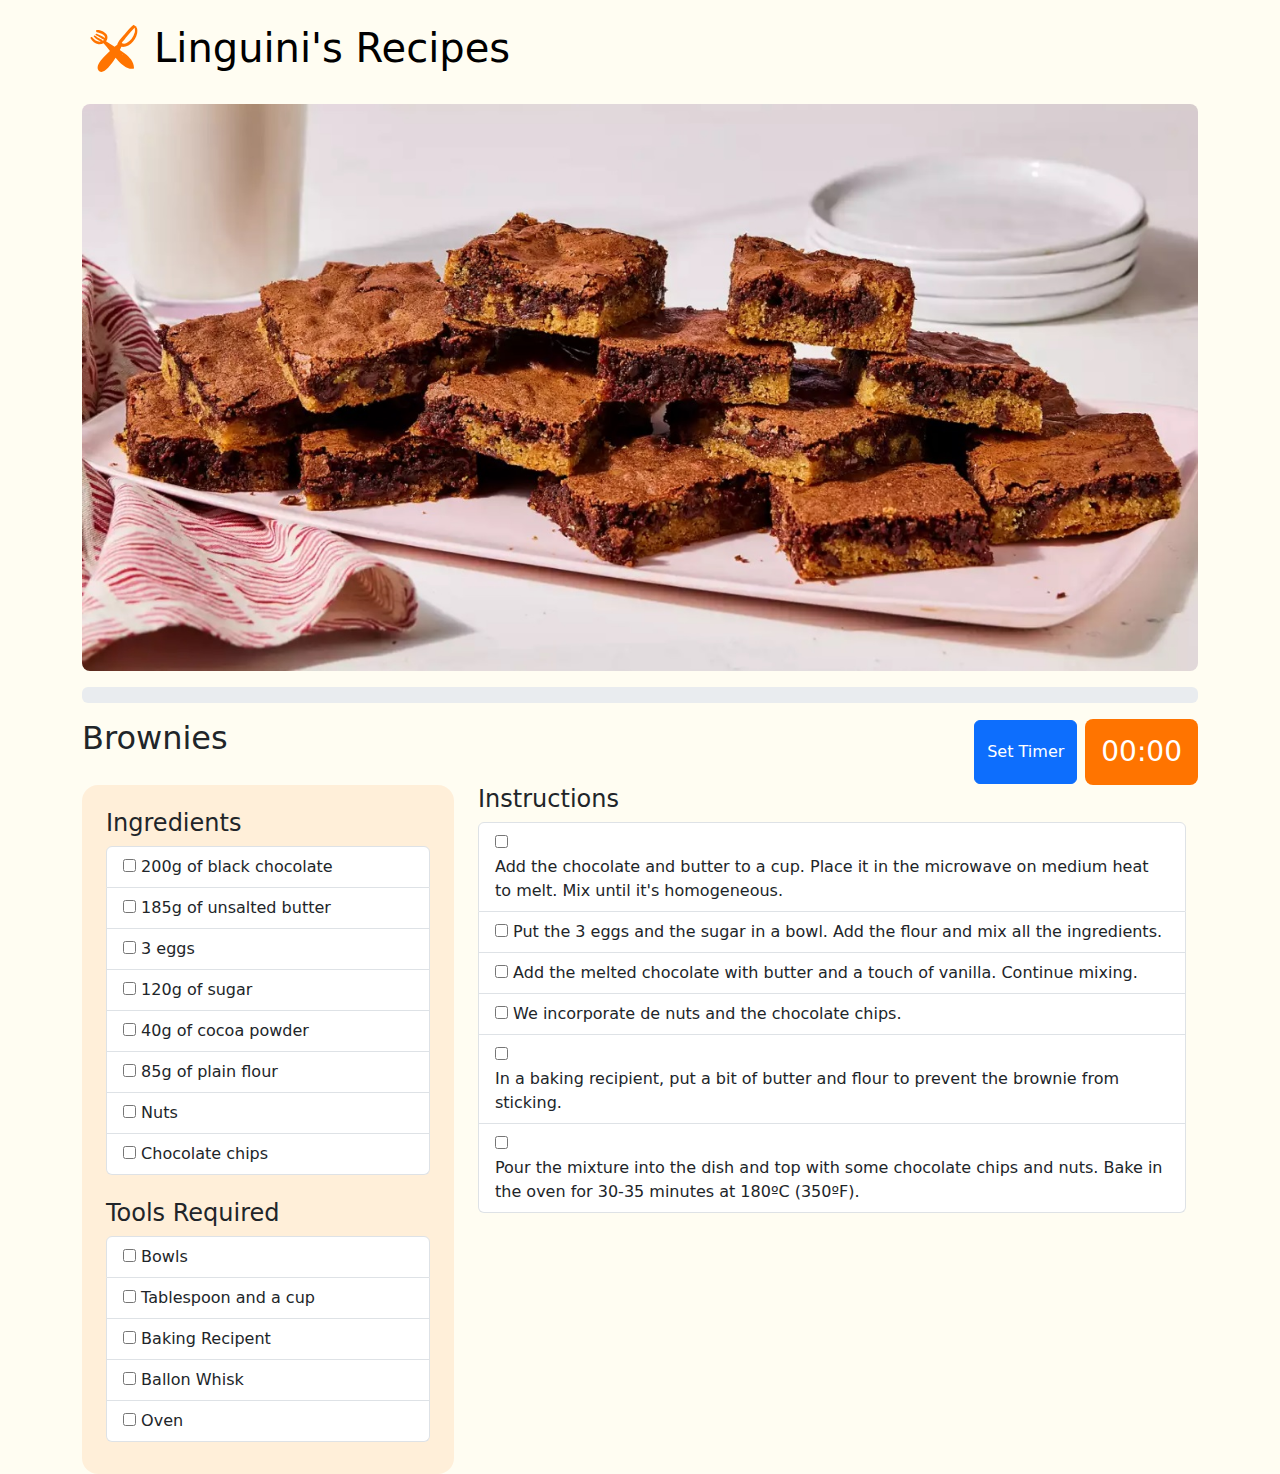
<file: recipes/gustavo.html>
<!doctype html>
<html lang="en">

<head>
  <meta charset="utf-8">
  <meta name="viewport" content="width=device-width, initial-scale=1">
  <title>Brownies</title>
  <link rel="stylesheet" href="../assets/reset.css">
  <link href="https://cdn.jsdelivr.net/npm/bootstrap@5.3.3/dist/css/bootstrap.min.css" rel="stylesheet"
    integrity="sha384-QWTKZyjpPEjISv5WaRU9OFeRpok6YctnYmDr5pNlyT2bRjXh0JMhjY6hW+ALEwIH" crossorigin="anonymous">
  <link rel="stylesheet" href="../assets/style.css">
  <link rel="icon" type="image/x-icon" href="../assets/images/fork.svg">
</head>

<body class="container pt-3">

  <div class="d-flex flex-row mb-3">
    <div class="p-2 "><a class="sindeco" href="../index.html"><img class="rounded-3"
        src="../assets/images/fork.svg"
        alt="Linguini's Logo"></a></div>
    <div class="p-2">
      <h1><a class="sindeco" href="../index.html">Linguini's Recipes</a></h1>
    </div>
  </div>

  <div>
    <img class="img-fluid rounded-3"
      src="../assets/images/brownie.jpg"
      alt="Comida jugosa">
  </div>

  <div class="pt-3">
    <div class="progress" role="progressbar" aria-label="Basic example" aria-valuenow="25" aria-valuemin="0"
      aria-valuemax="100">
      <div class="progress-bar" style="width: 25%"></div>
    </div>
  </div>

  <div class="d-flex justify-content-between pt-3">
    <div class="p-2-recipe-name"><h2>Brownies</h2></div>
    <div class="d-flex align-items-center">
      <div class="timer-controls">
        <button id="startButton" class="btn btn-primary">Set Timer </button>
      </div>
      <div class="ms-2 clock p-3 rounded-3">
          <h3>00:00</h3>
      </div>
    </div>
  </div>


  <div class="container text-left responsive">
    <div class="row">
      <div class="sidebar col-12 col-md-4 p-4 rounded-4">
        <h4>Ingredients</h4>
        <ul class="list-group mb-1">
          <li class="list-group-item">
            <input class="form-check-input1" type="checkbox" name="listGroupRadio1" value="" id="firstRadio1">
            <label class="form-check-label" for="firstRadio1">200g of black chocolate</label>
          </li>
          <li class="list-group-item">
            <input class="form-check-input1" type="checkbox" name="listGroupRadio1" value="" id="secondRadio1">
            <label class="form-check-label" for="secondRadio1">185g of unsalted butter</label>
          </li>
          <li class="list-group-item">
            <input class="form-check-input1" type="checkbox" name="listGroupRadio1" value="" id="thirdRadio1">
            <label class="form-check-label" for="thirdRadio1">3 eggs</label>
          </li>
          <li class="list-group-item">
            <input class="form-check-input1" type="checkbox" name="listGroupRadio1" value="" id="thirdRadio1">
            <label class="form-check-label" for="fourthRadio1">120g of sugar</label>
          </li>
          <li class="list-group-item">
            <input class="form-check-input1" type="checkbox" name="listGroupRadio1" value="" id="thirdRadio1">
            <label class="form-check-label" for="fifthRadio1">40g of cocoa powder</label>
          </li>
          <li class="list-group-item">
            <input class="form-check-input1" type="checkbox" name="listGroupRadio1" value="" id="thirdRadio1">
            <label class="form-check-label" for="sixdRadio1">85g of plain flour</label>
          </li>
          <li class="list-group-item">
            <input class="form-check-input1" type="checkbox" name="listGroupRadio1" value="" id="thirdRadio1">
            <label class="form-check-label" for="septhdRadio1">Nuts</label>
          </li>
          <li class="list-group-item">
            <input class="form-check-input1" type="checkbox" name="listGroupRadio1" value="" id="thirdRadio1">
            <label class="form-check-label" for="eithdRadio1">Chocolate chips</label>
          </li>
        </ul>

        <h4 class="mt-4">Tools Required</h4>
        <ul class="list-group mb-2">
          <li class="list-group-item">
            <input class="form-check-input2" type="checkbox" name="listGroupRadio2" value="" id="firstRadio2">
            <label class="form-check-label" for="firstRadio2">Bowls</label>
          </li>
          <li class="list-group-item">
            <input class="form-check-input2" type="checkbox" name="listGroupRadio2" value="" id="secondRadio2">
            <label class="form-check-label" for="secondRadio2">Tablespoon and a cup</label>
          </li>
          <li class="list-group-item">
            <input class="form-check-input2" type="checkbox" name="listGroupRadio2" value="" id="thirdRadio2">
            <label class="form-check-label" for="thirdRadio2">Baking Recipent</label>
          </li>
          <li class="list-group-item">
            <input class="form-check-input2" type="checkbox" name="listGroupRadio2" value="" id="thirdRadio2">
            <label class="form-check-label" for="fourthdRadio2">Ballon Whisk</label>
          </li>
          <li class="list-group-item">
            <input class="form-check-input2" type="checkbox" name="listGroupRadio2" value="" id="thirdRadio2">
            <label class="form-check-label" for="fiftthdRadio2">Oven</label>
          </li>
        </ul>
      </div>

      <div class="col-12 col-md-8 ps-4 responsivo">
        <h4>Instructions</h4>
        <ul class="list-group instrucciones">
          <li class="list-group-item">
            <input class="form-check-input3" type="checkbox" name="listGroupRadio3" value="" id="firstRadio3">
            <label class="form-check-label" for="firstRadio3">Add the chocolate and butter to a cup. Place it in the
              microwave on medium heat to melt. Mix until it's homogeneous.</label>
          </li>
          <li class="list-group-item">
            <input class="form-check-input3" type="checkbox" name="listGroupRadio3" value="" id="secondRadio3">
            <label class="form-check-label" for="secondRadio3">Put the 3 eggs and the sugar in a bowl. Add the flour and mix all the ingredients.</label>
          </li>
          <li class="list-group-item">
            <input class="form-check-input3" type="checkbox" name="listGroupRadio3" value="" id="thirdRadio3">
            <label class="form-check-label" for="thirdRadio3">Add the melted chocolate with butter and a touch of
              vanilla. Continue mixing.</label>
          </li>
          <li class="list-group-item">
            <input class="form-check-input3" type="checkbox" name="listGroupRadio3" value="" id="fourthRadio3">
            <label class="form-check-label" for="fourthRadio3">We incorporate de nuts and the chocolate chips.</label>
          </li>
          <li class="list-group-item">
            <input class="form-check-input3" type="checkbox" name="listGroupRadio3" value="" id="fifthRadio3">
            <label class="form-check-label" for="fifthRadio3">In a baking recipient, put a bit of butter and flour to
              prevent the brownie from sticking.</label>
          </li>
          <li class="list-group-item">
            <input class="form-check-input3" type="checkbox" name="listGroupRadio3" value="" id="sixthRadio3" data-bs-toggle="modal" data-bs-target="#reg-modal">
            <label class="form-check-label" for="sixRadio3">Pour the mixture into the dish and top with some chocolate
              chips and nuts. Bake in the oven for 30-35 minutes at 180ºC (350ºF).</label>
          </li>
        </ul>
      </div>
    </div>
  </div>

  <div class="modal" tabindex="-1" id="reg-modal">
    <div class="modal-dialog modal-dialog-centered">
      <div class="modal-content">
        <div class="modal-header">
          <h5 class="modal-title">Enjoy your meal!</h5>
          <button type="button" class="btn-close" data-bs-dismiss="modal" aria-label="Close"></button>
        </div>
        <div class="modal-body text-center">
          <img src="../assets/images/Chef.png" alt="Chef image" class="img-fluid mb-3" max-height>
          <p class="justify-content-center">Bon appetit!</p>
        </div>
      </div>
    </div>
  </div>

  <script src="../js/clock.js"></script>
  <script src="../js/script.js"></script>
  <script src="../js/memoria.js"></script>
  <script src="https://cdn.jsdelivr.net/npm/bootstrap@5.3.3/dist/js/bootstrap.bundle.min.js"
    integrity="sha384-YvpcrYf0tY3lHB60NNkmXc5s9fDVZLESaAA55NDzOxhy9GkcIdslK1eN7N6jIeHz"
    crossorigin="anonymous"></script>
  <script src="https://cdn.jsdelivr.net/npm/@popperjs/core@2.11.8/dist/umd/popper.min.js"
    integrity="sha384-I7E8VVD/ismYTF4hNIPjVp/Zjvgyol6VFvRkX/vR+Vc4jQkC+hVqc2pM8ODewa9r"
    crossorigin="anonymous"></script>
  <script src="https://cdn.jsdelivr.net/npm/bootstrap@5.3.3/dist/js/bootstrap.min.js"
    integrity="sha384-0pUGZvbkm6XF6gxjEnlmuGrJXVbNuzT9qBBavbLwCsOGabYfZo0T0to5eqruptLy"
    crossorigin="anonymous"></script>
</body>

</html>
</file>
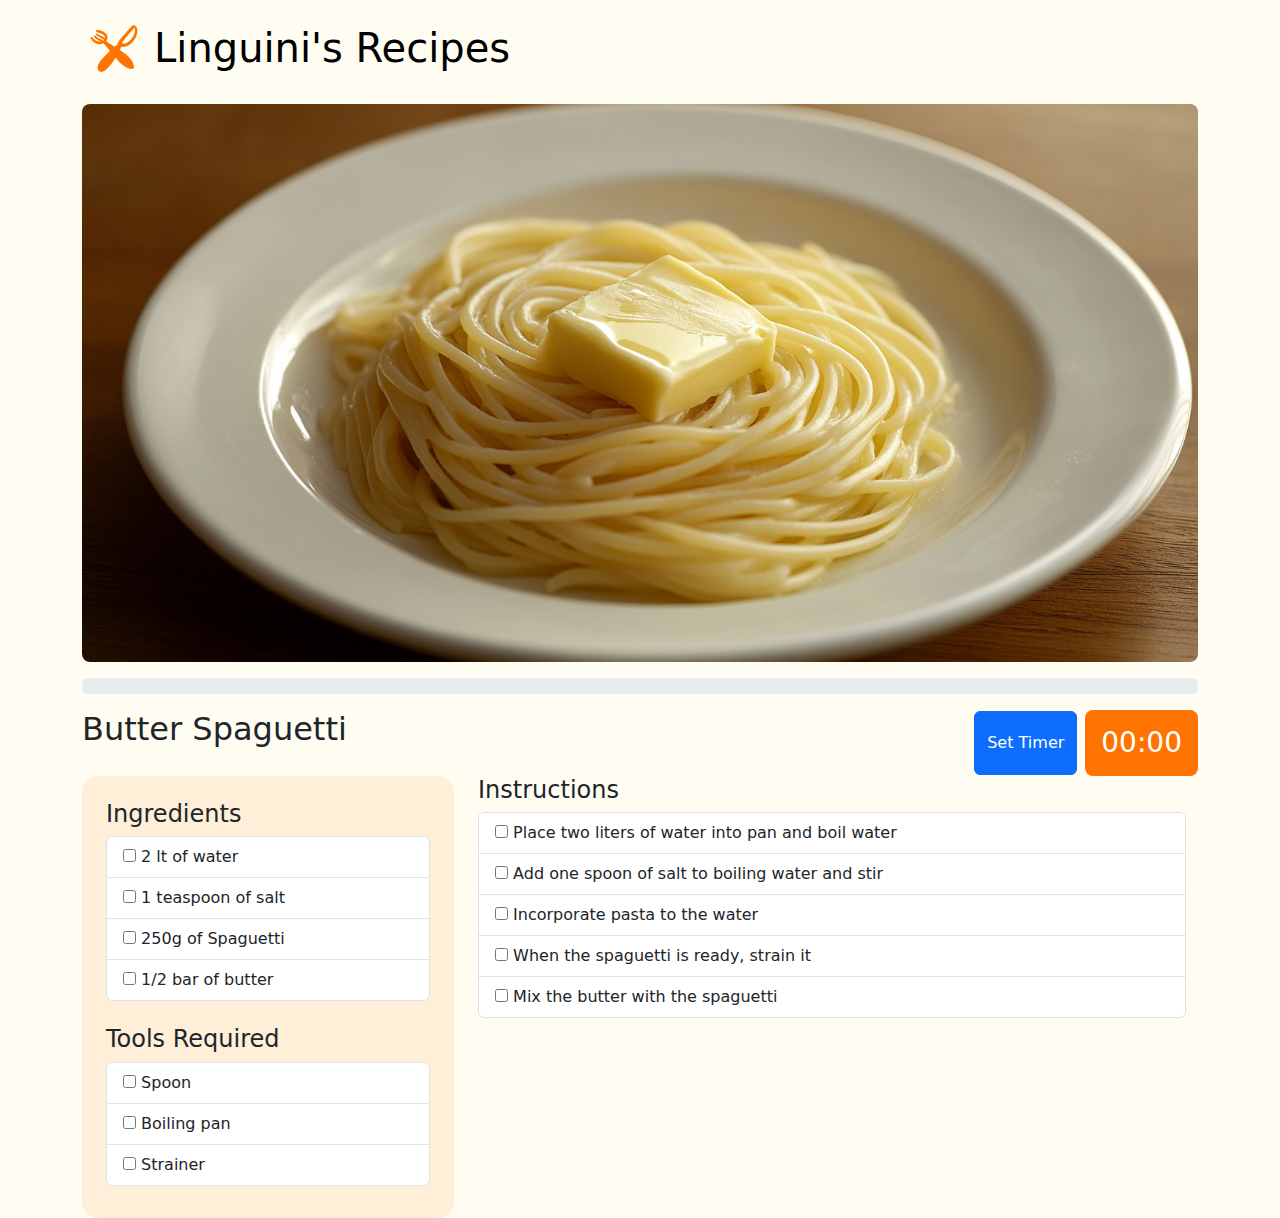
<file: recipes/mike.html>
<!doctype html>
<html lang="en">
  <head>
    <meta charset="utf-8">
    <meta name="viewport" content="width=device-width, initial-scale=1">
    <title>Spaguetti with Butter</title>
    <link rel="stylesheet" href="../assets/reset.css">
    <link href="https://cdn.jsdelivr.net/npm/bootstrap@5.3.3/dist/css/bootstrap.min.css" rel="stylesheet" integrity="sha384-QWTKZyjpPEjISv5WaRU9OFeRpok6YctnYmDr5pNlyT2bRjXh0JMhjY6hW+ALEwIH" crossorigin="anonymous">
    <link rel="stylesheet" href="../assets/style.css">
    <link rel="icon" type="image/x-icon" href="../assets/images/fork.svg">
  </head>
  <body class="container pt-3">

    <div class="d-flex flex-row mb-3">
        <div class="p-2 "><a class="sindeco" href="../index.html"><img class="rounded-3" src="../assets/images/fork.svg" alt="Linguini's Logo"></a></div>
        <div class="p-2"><h1><a class="sindeco" href="../index.html">Linguini's Recipes</a></h1></div>
    </div>

    <div>
        <img class="img-fluid rounded-3" width="100%" src="../assets/images/aliagamike_spaguetti_with_butter_on_a_plate_--ar_21_--v_6.1_ac082ebe-f39a-4e6f-b03f-c21da3209665_1.png" alt="Spaguetti with butter">
    </div>

    <div class="pt-3">
          <div class="progress" role="progressbar" aria-label="Basic example" aria-valuenow="25" aria-valuemin="0" aria-valuemax="100">
            <div class="progress-bar" id="progress-bar" style="width: 0%"></div>
          </div>
    </div>

    <div class="d-flex justify-content-between pt-3">
      <div class="p-2-recipe-name"><h2>Butter Spaguetti</h2></div>
      <div class="d-flex align-items-center">
        <div class="timer-controls">
          <button id="startButton" class="btn btn-primary">Set Timer </button>
        </div>
        <div class="ms-2 clock p-3 rounded-3">
            <h3>00:00</h3>
        </div>
      </div>
    </div>

    
    <div class="container text-left responsive">
      <div class="row">
        <div class="sidebar col-12 col-md-4 p-4 rounded-4">
          <h4>Ingredients</h4>
                  <ul class="list-group mb-1">
            <li class="list-group-item">
              <input class="form-check-input1" type="checkbox" name="listGroupRadio1" value="" id="firstRadio1">
              <label class="form-check-label" for="firstRadio1">2 lt of water</label>
            </li>
            <li class="list-group-item">
              <input class="form-check-input1" type="checkbox" name="listGroupRadio1" value="" id="secondRadio1">
              <label class="form-check-label" for="secondRadio1">1 teaspoon of salt</label>
            </li>
            <li class="list-group-item">
              <input class="form-check-input1" type="checkbox" name="listGroupRadio1" value="" id="thirdRadio1">
              <label class="form-check-label" for="thirdRadio1">250g of Spaguetti</label>
            </li>
            <li class="list-group-item">
              <input class="form-check-input1" type="checkbox" name="listGroupRadio1" value="" id="fourthRadio1">
              <label class="form-check-label" for="fourthRadio1">1/2 bar of butter</label>
            </li>
          </ul>

          <h4 class="mt-4">Tools Required</h4>
                  <ul class="list-group mb-2">
            <li class="list-group-item">
              <input class="form-check-input2" type="checkbox" name="listGroupRadio2" value="" id="firstRadio2">
              <label class="form-check-label" for="firstRadio2">Spoon</label>
            </li>
            <li class="list-group-item">
              <input class="form-check-input2" type="checkbox" name="listGroupRadio2" value="" id="secondRadio2">
              <label class="form-check-label" for="secondRadio2">Boiling pan</label>
            </li>
            <li class="list-group-item">
              <input class="form-check-input2" type="checkbox" name="listGroupRadio2" value="" id="thirdRadio2">
              <label class="form-check-label" for="thirdRadio2">Strainer</label>
            </li>
          </ul>
        </div>

        <div class="col-12 col-md-8 ps-4 responsivo">
          <h4>Instructions</h4>
          <ul class="list-group instrucciones">
            <li class="list-group-item">
              <input class="form-check-input3" type="checkbox" name="listGroupRadio3" value="" id="firstRadio3">
              <label class="form-check-label" for="firstRadio3">Place two liters of water into pan and boil water</label>
            </li>
            <li class="list-group-item">
              <input class="form-check-input3" type="checkbox" name="listGroupRadio3" value="" id="secondRadio3">
              <label class="form-check-label" for="secondRadio3">Add one spoon of salt to boiling water and stir</label>
            </li>
            <li class="list-group-item">
              <input class="form-check-input3" type="checkbox" name="listGroupRadio4" value="" id="thirdRadio3">
              <label class="form-check-label" for="thirdRadio3">Incorporate pasta to the water</label>
            </li>
            <li class="list-group-item">
              <input class="form-check-input3" type="checkbox" name="listGroupRadio4" value="" id="fourthRadio3">
              <label class="form-check-label" for="fourthRadio3">When the spaguetti is ready, strain it</label>
            </li>
            <li class="list-group-item">
              <input class="form-check-input3" type="checkbox" name="listGroupRadio4" value="" id="fifthRadio3" data-bs-toggle="modal" data-bs-target="#reg-modal">
              <label class="form-check-label" for="fifthRadio3">Mix the butter with the spaguetti</label>
            </li>

          </ul>
        </div>
      </div>
    </div>

    
    <div class="modal" tabindex="-1" id="reg-modal">
      <div class="modal-dialog modal-dialog-centered">
        <div class="modal-content">
          <div class="modal-header">
            <h5 class="modal-title">Enjoy your meal!</h5>
            <button type="button" class="btn-close" data-bs-dismiss="modal" aria-label="Close"></button>
          </div>
          <div class="modal-body text-center">
            <img src="../assets/images/Chef.png" alt="Chef image" class="img-fluid mb-3" max-height>
            <p class="justify-content-center">Bon appetit!</p>
          </div>
        </div>
      </div>
    </div>

    <script src="../js/clock.js"></script>
    <script src="../js/script.js"></script>
    <script src="../js/memoria.js"></script>
    <script src="https://cdn.jsdelivr.net/npm/bootstrap@5.3.3/dist/js/bootstrap.bundle.min.js" integrity="sha384-YvpcrYf0tY3lHB60NNkmXc5s9fDVZLESaAA55NDzOxhy9GkcIdslK1eN7N6jIeHz" crossorigin="anonymous"></script>
    <script src="https://cdn.jsdelivr.net/npm/@popperjs/core@2.11.8/dist/umd/popper.min.js" integrity="sha384-I7E8VVD/ismYTF4hNIPjVp/Zjvgyol6VFvRkX/vR+Vc4jQkC+hVqc2pM8ODewa9r" crossorigin="anonymous"></script>
    <script src="https://cdn.jsdelivr.net/npm/bootstrap@5.3.3/dist/js/bootstrap.min.js" integrity="sha384-0pUGZvbkm6XF6gxjEnlmuGrJXVbNuzT9qBBavbLwCsOGabYfZo0T0to5eqruptLy" crossorigin="anonymous"></script>
  </body>
</html>
</file>
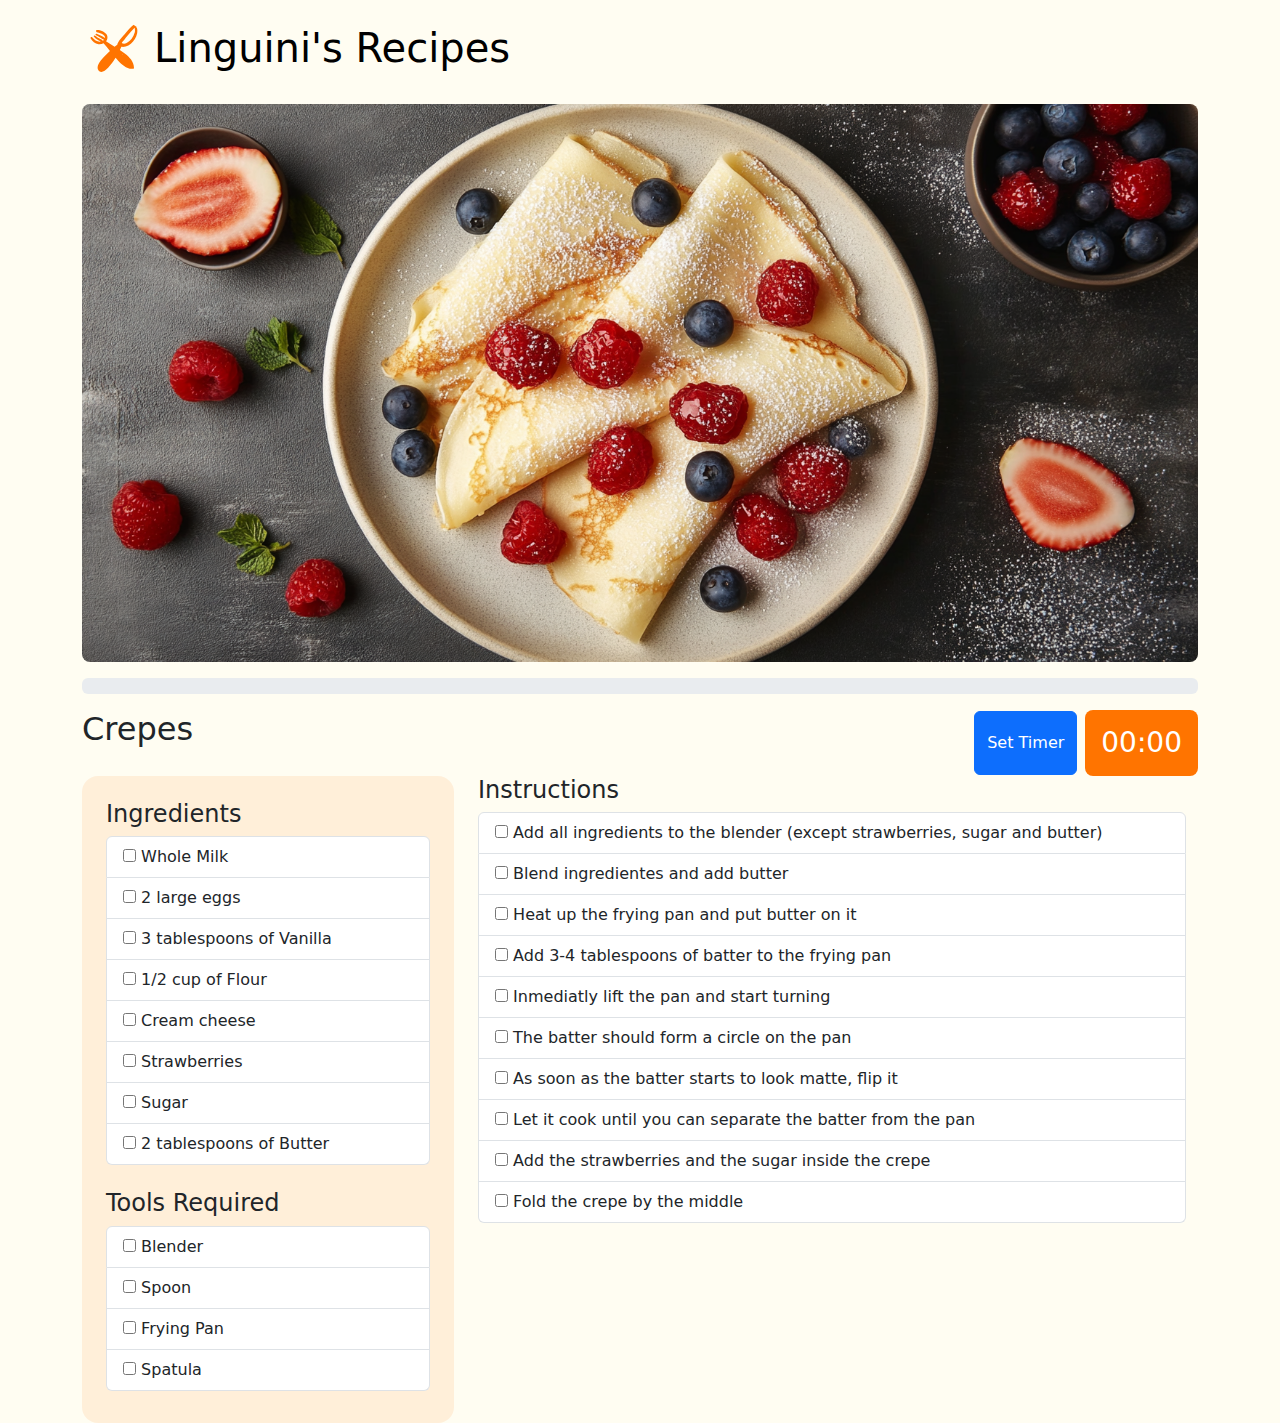
<file: recipes/recipe1.html>
<!doctype html>
<html lang="en">
  <head>
    <meta charset="utf-8">
    <meta name="viewport" content="width=device-width, initial-scale=1">
    <title>Crepes</title>
    <link rel="stylesheet" href="../assets/reset.css">
    <link href="https://cdn.jsdelivr.net/npm/bootstrap@5.3.3/dist/css/bootstrap.min.css" rel="stylesheet" integrity="sha384-QWTKZyjpPEjISv5WaRU9OFeRpok6YctnYmDr5pNlyT2bRjXh0JMhjY6hW+ALEwIH" crossorigin="anonymous">
    <link rel="stylesheet" href="../assets/style.css">
    <link rel="icon" type="image/x-icon" href="../assets/images/fork.svg">
  </head>
  <body class="container pt-3">

    <div class="d-flex flex-row mb-3">
        <div class="p-2 "><a class="sindeco" href="../index.html"><img class="rounded-3" src="../assets/images/fork.svg" alt="Linguini's Logo"></a></div>
        <div class="p-2"><h1><a class="sindeco" href="../index.html">Linguini's Recipes</a></h1></div>
    </div>

    <div>
      <img class="img-fluid rounded-3" src="../assets/images/crepe.png" alt="foto_arroz_frito">
    </div>
    
    <div class="pt-3">
      <div class="progress" role="progressbar" aria-label="Basic example" aria-valuenow="25" aria-valuemin="0"
        aria-valuemax="100">
        <div class="progress-bar" style="width: 25%"></div>
      </div>
    </div>
    
    <div class="d-flex justify-content-between pt-3">
      <div class="p-2-recipe-name"><h2>Crepes</h2></div>
      <div class="d-flex align-items-center">
        <div class="timer-controls">
          <button id="startButton" class="btn btn-primary">Set Timer </button>
        </div>
        <div class="ms-2 clock p-3 rounded-3">
            <h3>00:00</h3>
        </div>
      </div>
    </div>
    
    
    <div class="container text-left responsive">
      <div class="row">
        <div class="sidebar col-12 col-md-4 p-4 rounded-4">
          <h4>Ingredients</h4>
          <ul class="list-group mb-1">
            <li class="list-group-item">
              <input class="form-check-input1" type="checkbox" name="listGroupRadio1" value="" id="firstRadio1">
              <label class="form-check-label" for="firstRadio1">Whole Milk</label>
            </li>
            <li class="list-group-item">
              <input class="form-check-input1" type="checkbox" name="listGroupRadio1" value="" id="secondRadio1">
              <label class="form-check-label" for="secondRadio1">2 large eggs</label>
            </li>
            <li class="list-group-item">
              <input class="form-check-input1" type="checkbox" name="listGroupRadio1" value="" id="thirdRadio1">
              <label class="form-check-label" for="thirdRadio1">3 tablespoons of Vanilla</label>
            </li>
            <li class="list-group-item">
              <input class="form-check-input1" type="checkbox" name="listGroupRadio1" value="" id="fourthRadio1">
              <label class="form-check-label" for="fourthRadio1">1/2 cup of Flour</label>
            </li>
            <li class="list-group-item">
              <input class="form-check-input1" type="checkbox" name="listGroupRadio1" value="" id="fifthRadio1">
              <label class="form-check-label" for="fifthRadio1">Cream cheese</label>
            </li>
            <li class="list-group-item">
              <input class="form-check-input1" type="checkbox" name="listGroupRadio1" value="" id="sixthRadio1">
              <label class="form-check-label" for="sixthRadio1">Strawberries</label>
            </li>
            <li class="list-group-item">
              <input class="form-check-input1" type="checkbox" name="listGroupRadio1" value="" id="seventhRadio1">
              <label class="form-check-label" for="seventhRadio1">Sugar</label>
            </li>
            <li class="list-group-item">
              <input class="form-check-input1" type="checkbox" name="listGroupRadio1" value="" id="eigthRadio1">
              <label class="form-check-label" for="eigthRadio1">2 tablespoons of Butter</label>
            </li>
          </ul>
    
    
          <h4 class="mt-4">Tools Required</h4>
          <ul class="list-group mb-2">
            <li class="list-group-item">
              <input class="form-check-input2" type="checkbox" name="listGroupRadio2" value="" id="firstRadio2">
              <label class="form-check-label" for="firstRadio2">Blender</label>
            </li>
            <li class="list-group-item">
              <input class="form-check-input2" type="checkbox" name="listGroupRadio2" value="" id="secondRadio2">
              <label class="form-check-label" for="secondRadio2">Spoon</label>
            </li>
            <li class="list-group-item">
              <input class="form-check-input2" type="checkbox" name="listGroupRadio2" value="" id="thirdRadio2">
              <label class="form-check-label" for="thirdRadio2">Frying Pan</label>
            </li>
            <li class="list-group-item">
              <input class="form-check-input2" type="checkbox" name="listGroupRadio2" value="" id="fourthRadio2">
              <label class="form-check-label" for="fourthRadio2">Spatula</label>
            </li>
          </ul>
        </div>
    
        <div class="col-12 col-md-8 ps-4 responsivo">
          <h4>Instructions</h4>
          <ul class="list-group instrucciones">
            <li class="list-group-item">
              <input class="form-check-input3" type="checkbox" name="listGroupRadio3" value="" id="firstRadio3">
              <label class="form-check-label" for="firstRadio3">Add all ingredients to the blender (except strawberries, sugar and butter)</label>
            </li>
            <li class="list-group-item">
              <input class="form-check-input3" type="checkbox" name="listGroupRadio3" value="" id="secondRadio3">
              <label class="form-check-label" for="secondRadio3">Blend ingredientes and add butter</label>
            </li>
            <li class="list-group-item">
              <input class="form-check-input3" type="checkbox" name="listGroupRadio3" value="" id="thirdRadio3">
              <label class="form-check-label" for="thirdRadio3">Heat up the frying pan and put butter on it</label>
            </li>
            <li class="list-group-item">
              <input class="form-check-input3" type="checkbox" name="listGroupRadio3" value="" id="fourthRadio3">
              <label class="form-check-label" for="fourthRadio3">Add 3-4 tablespoons of batter to the frying pan</label>
            </li>
            <li class="list-group-item">
              <input class="form-check-input3" type="checkbox" name="listGroupRadio3" value="" id="fifthRadio3">
              <label class="form-check-label" for="fifthRadio3">Inmediatly lift the pan and start turning</label>
            </li>
            <li class="list-group-item">
              <input class="form-check-input3" type="checkbox" name="listGroupRadio3" value="" id="sixthRadio3">
              <label class="form-check-label" for="sixthRadio3">The batter should form a circle on the pan</label>
            </li>
            <li class="list-group-item">
              <input class="form-check-input3" type="checkbox" name="listGroupRadio3" value="" id="seventhRadio3">
              <label class="form-check-label" for="seventhRadio3">As soon as the batter starts to look matte, flip it</label>
            </li>
            <li class="list-group-item">
              <input class="form-check-input3" type="checkbox" name="listGroupRadio3" value="" id="eigthRadio3">
              <label class="form-check-label" for="eigthRadio3">Let it cook until you can separate the batter from the pan</label>
            </li>
            <li class="list-group-item">
              <input class="form-check-input3" type="checkbox" name="listGroupRadio3" value="" id="ninthRadio3">
              <label class="form-check-label" for="ninthRadio3">Add the strawberries and the sugar inside the crepe</label>
            </li>
            <li class="list-group-item">
              <input class="form-check-input3" type="checkbox" name="listGroupRadio3" value="" id="tenthRadio3" data-bs-toggle="modal" data-bs-target="#reg-modal">
              <label class="form-check-label" for="tenthRadio3">Fold the crepe by the middle</label>
            </li>
          </ul>
        </div>
      </div>
    </div>

    <div class="modal" tabindex="-1" id="reg-modal">
      <div class="modal-dialog modal-dialog-centered">
        <div class="modal-content">
          <div class="modal-header">
            <h5 class="modal-title">Enjoy your meal!</h5>
            <button type="button" class="btn-close" data-bs-dismiss="modal" aria-label="Close"></button>
          </div>
          <div class="modal-body text-center">
            <img src="../assets/images/Chef.png" alt="Chef image" class="img-fluid mb-3" max-height>
            <p class="justify-content-center">Bon appetit!</p>
          </div>
        </div>
      </div>
    </div>

    <script src="../js/clock.js"></script>
    <script src="../js/script.js"></script>
    <script src="../js/memoria.js"></script>
    <script src="https://cdn.jsdelivr.net/npm/bootstrap@5.3.3/dist/js/bootstrap.bundle.min.js" integrity="sha384-YvpcrYf0tY3lHB60NNkmXc5s9fDVZLESaAA55NDzOxhy9GkcIdslK1eN7N6jIeHz" crossorigin="anonymous"></script>
    <script src="https://cdn.jsdelivr.net/npm/@popperjs/core@2.11.8/dist/umd/popper.min.js" integrity="sha384-I7E8VVD/ismYTF4hNIPjVp/Zjvgyol6VFvRkX/vR+Vc4jQkC+hVqc2pM8ODewa9r" crossorigin="anonymous"></script>
    <script src="https://cdn.jsdelivr.net/npm/bootstrap@5.3.3/dist/js/bootstrap.min.js" integrity="sha384-0pUGZvbkm6XF6gxjEnlmuGrJXVbNuzT9qBBavbLwCsOGabYfZo0T0to5eqruptLy" crossorigin="anonymous"></script>
  </body>
</html>
</file>
<file: assets/style.css>
body {
    background-color: #FFFDF2;
    height: 110%;
}

.clock {
    background-color: #FF7400;
    color: white;
}

.clock, h3 {
    margin-bottom: 0px;
}

h2 {
    margin-bottom: 0px;
}

.progress-bar {
    background-color: #FF7400;
}

.sidebar {
    background-color: rgb(255, 116, 0, .1);
}

.sindeco {
        text-decoration: none;
        color: black;
    }

#startButton {
    height: 64px;
}

@media screen and (max-width: 768px) {
    .responsivo {
         padding-left: 0rem !important;
         margin-top: 3rem;
        }
    
}

@media screen and (max-width: 768px) {
    .responsive {
         margin-top: 2rem;
        }
    
}
</file>
<file: assets/dashboard.css>
:root {
    --orange: #FF7400;
    --easyText: #198754;
    --easyBg: #D1E7DD;
    --mediumText: #0D6EFD;
    --mediumBg: #E7F1FF;
    --hardText: #FD9843;
    --hardBg: #FFE5D0;
}

body {
    background-color: #FFFDF2;
}

.clock {
    background-color: var(--orange);
    color: white;
;}

.clock, h3 {
    margin-bottom: 0px;
}

h2 {
    margin-bottom: 0px;
}

.progress-bar {
    background-color: var(--orange);
}

.badge {
    font-size: 16px;
}

.btn {
    background-color: var(--orange);
    border: none;
}

.btn:hover {
    background-color: #b95a0d;
}

.btn:first-child:active {
    background-color: var(--orange);
}

.easybadge {
    background-color: var(--easyBg);
    color: var(--easyText);
}

.mediumbadge {
    background-color: var(--mediumBg);
    color: var(--mediumText);
}

.hardbadge {
    background-color: var(--hardBg);
    color: var(--hardText);
}

.card:hover {
    transform: scale(103%);
    cursor: pointer;
    box-shadow: 10px 5px 5px black;
    transition-duration: 400ms;
}
</file>
